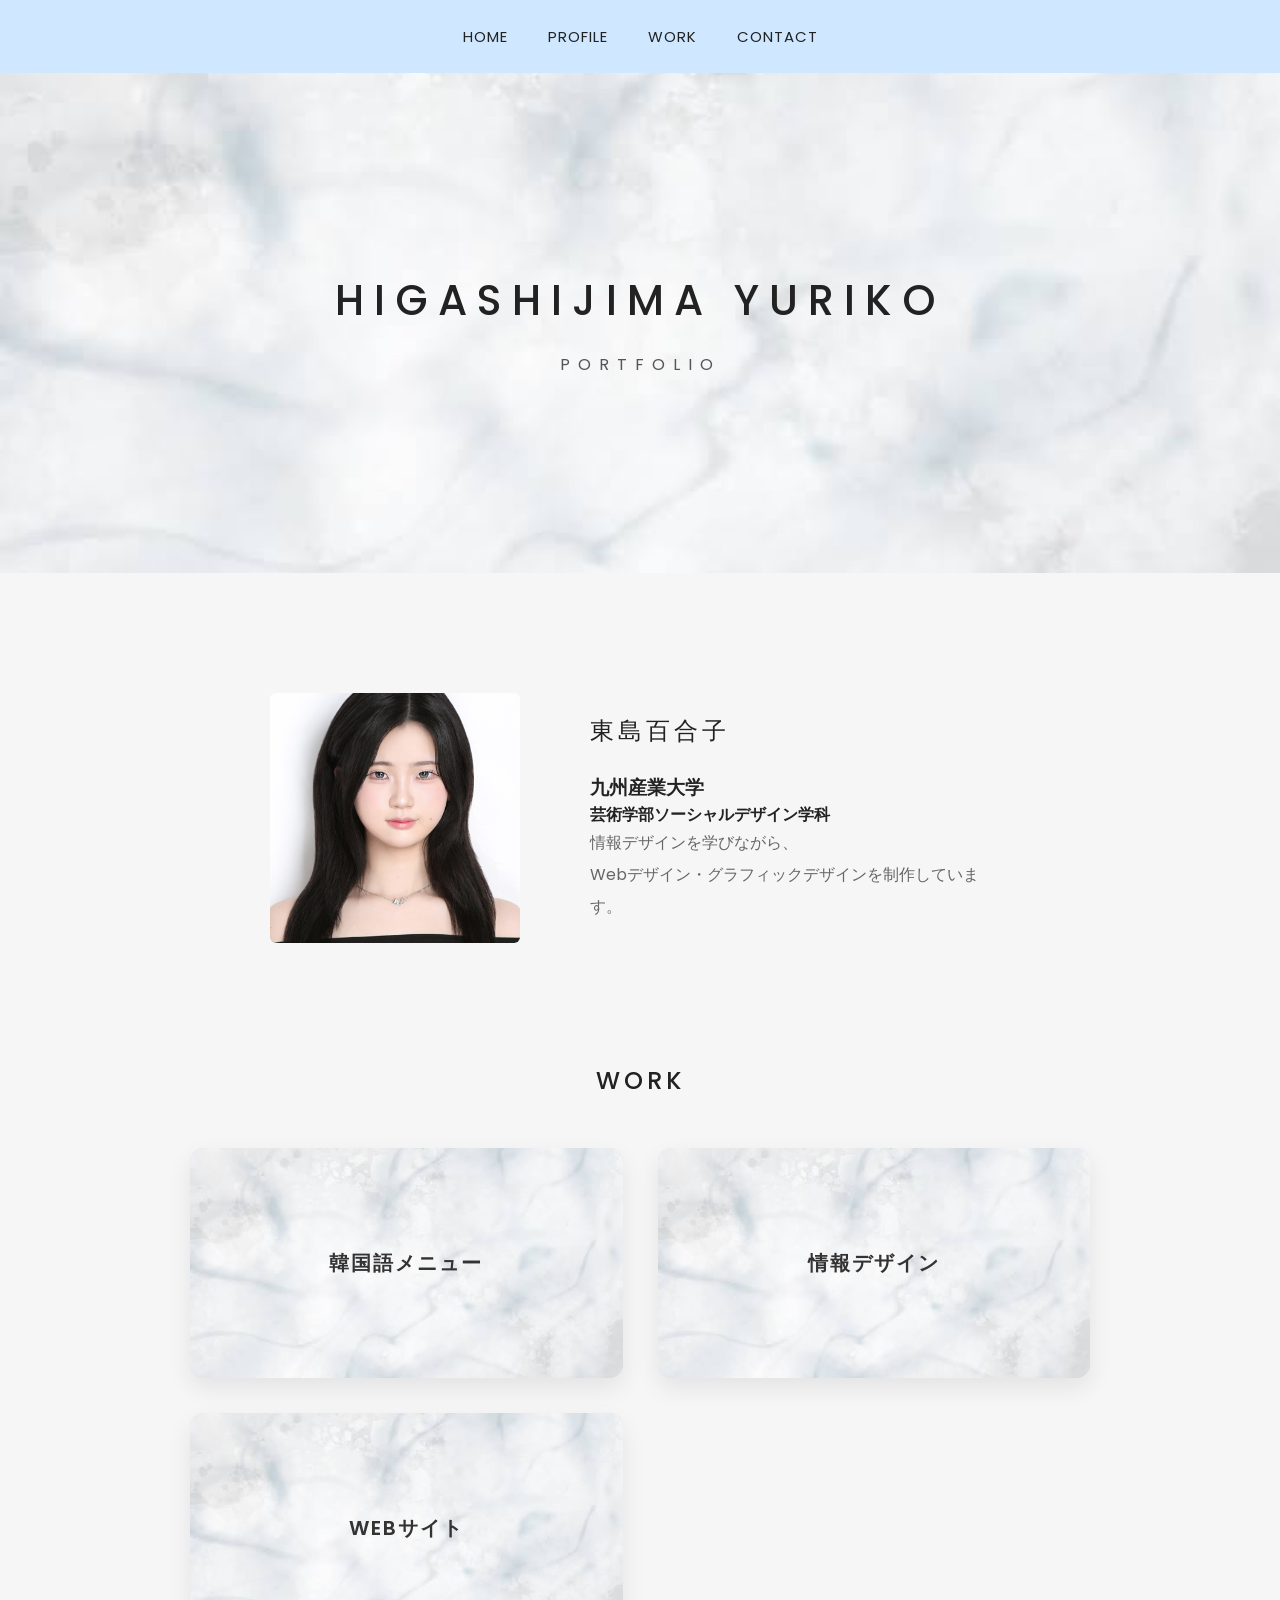
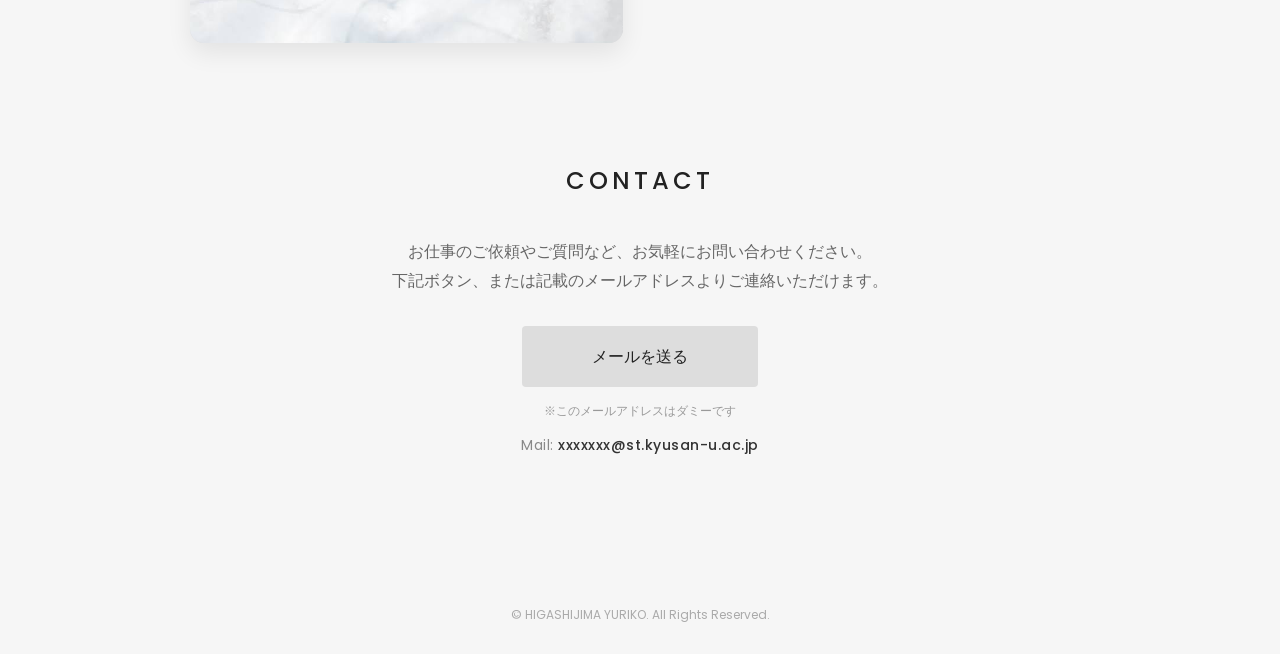
<file: index.html>
<!DOCTYPE html> 
<html lang="ja"> 
<head> 

    <meta charset="UTF-8"> 
    <meta name="viewport" content="width=device-width, initial-scale=1.0"> 

    <title>Portfolio | HIGASHIJIMA YURIKO</title> 

    <!-- Google Fonts -->
    <link rel="preconnect" href="https://fonts.googleapis.com"> 
    <link rel="preconnect" href="https://fonts.gstatic.com" crossorigin> 
    <link href="https://fonts.googleapis.com/css2?family=Poppins:wght@300;400;500;600&display=swap" rel="stylesheet"> 

    <!-- CSS -->
    <link rel="stylesheet" href="style.css"> 

</head> 

<body> 

    <!-- ヘッダー / ナビゲーション -->
    <header> 
        <nav> 
            <a href="#">HOME</a> 
            <a href="#profile">PROFILE</a> 
            <a href="#work">WORK</a> 
            <a href="#contact">CONTACT</a> 
        </nav> 
    </header> 


    <!-- メインビジュアル -->
    <section class="hero"> 
        <h1>HIGASHIJIMA YURIKO</h1> 
        <p>PORTFOLIO</p> 
    </section> 


    <!-- プロフィール -->
    <section id="profile" class="profile fade"> 
        <div class="profile-img"> 
            <a href="profile.html"> 
                <img src="images/profile.png" alt="東島百合子のプロフィール画像"> 
            </a> 
        </div> 

        <div class="profile-text"> 
            <h2>東島百合子</h2> 
            <h3>九州産業大学</h3> 
            <h4>芸術学部ソーシャルデザイン学科</h4> 

            <p> 
                情報デザインを学びながら、<br>
                Webデザイン・グラフィックデザインを制作しています。 
            </p> 
        </div> 
    </section> 


    <!-- 実績・作品紹介 -->
    <section id="work" class="works fade"> 
        <h2>WORK</h2> 

        <div class="work-grid"> 
            <div class="card"> 
                <a href="work1.html"> 
                    <img src="images/marble.jpeg" alt="韓国語メニューの制作実績"> 
                    <span class="card-text">韓国語メニュー</span> 
                </a> 
            </div> 

            <div class="card"> 
                <a href="work2.html"> 
                    <img src="images/marble.jpeg" alt="情報デザイン作品"> 
                    <span class="card-text">情報デザイン</span> 
                </a> 
            </div> 

            <div class="card"> 
                <a href="work3.html"> 
                    <img src="images/marble.jpeg" alt="WEBサイト制作実績"> 
                    <span class="card-text">WEBサイト</span> 
                </a> 
            </div> 
        </div> 
    </section> 


    <!-- お問い合わせ -->
    <section id="contact" class="contact fade"> 
        <h2>CONTACT</h2> 
        <p style="color: #666; margin-bottom: 30px; line-height: 1.8;"> 
            お仕事のご依頼やご質問など、お気軽にお問い合わせください。<br> 
            下記ボタン、または記載のメールアドレスよりご連絡いただけます。 
        </p> 

        <!-- メールリンクボタン -->
        <a href="mailto:xxxxxxx@st.kyusan-u.ac.jp" class="button"> 
            メールを送る 
        </a> 

        <!-- 注意書き & メールアドレス（コピペ用） -->
        <p style="margin-top: 15px; font-size: 12px; color: #999;">
            ※このメールアドレスはダミーです
        </p>

        <p style="margin-top: 15px; font-size: 14px; letter-spacing: 0.5px; color: #888;"> 
            Mail: <span style="user-select: all; font-weight: 500; color: #333;">xxxxxxx@st.kyusan-u.ac.jp</span> 
        </p> 
    </section> 


    <!-- フッター -->
    <footer>
        <p style="text-align: center; padding: 30px 0; font-size: 12px; color: #aaa;">
            &copy; HIGASHIJIMA YURIKO. All Rights Reserved.
        </p>
    </footer>


    <!-- JavaScript -->
    <script src="script.js"></script> 

</body> 
</html>
</file>
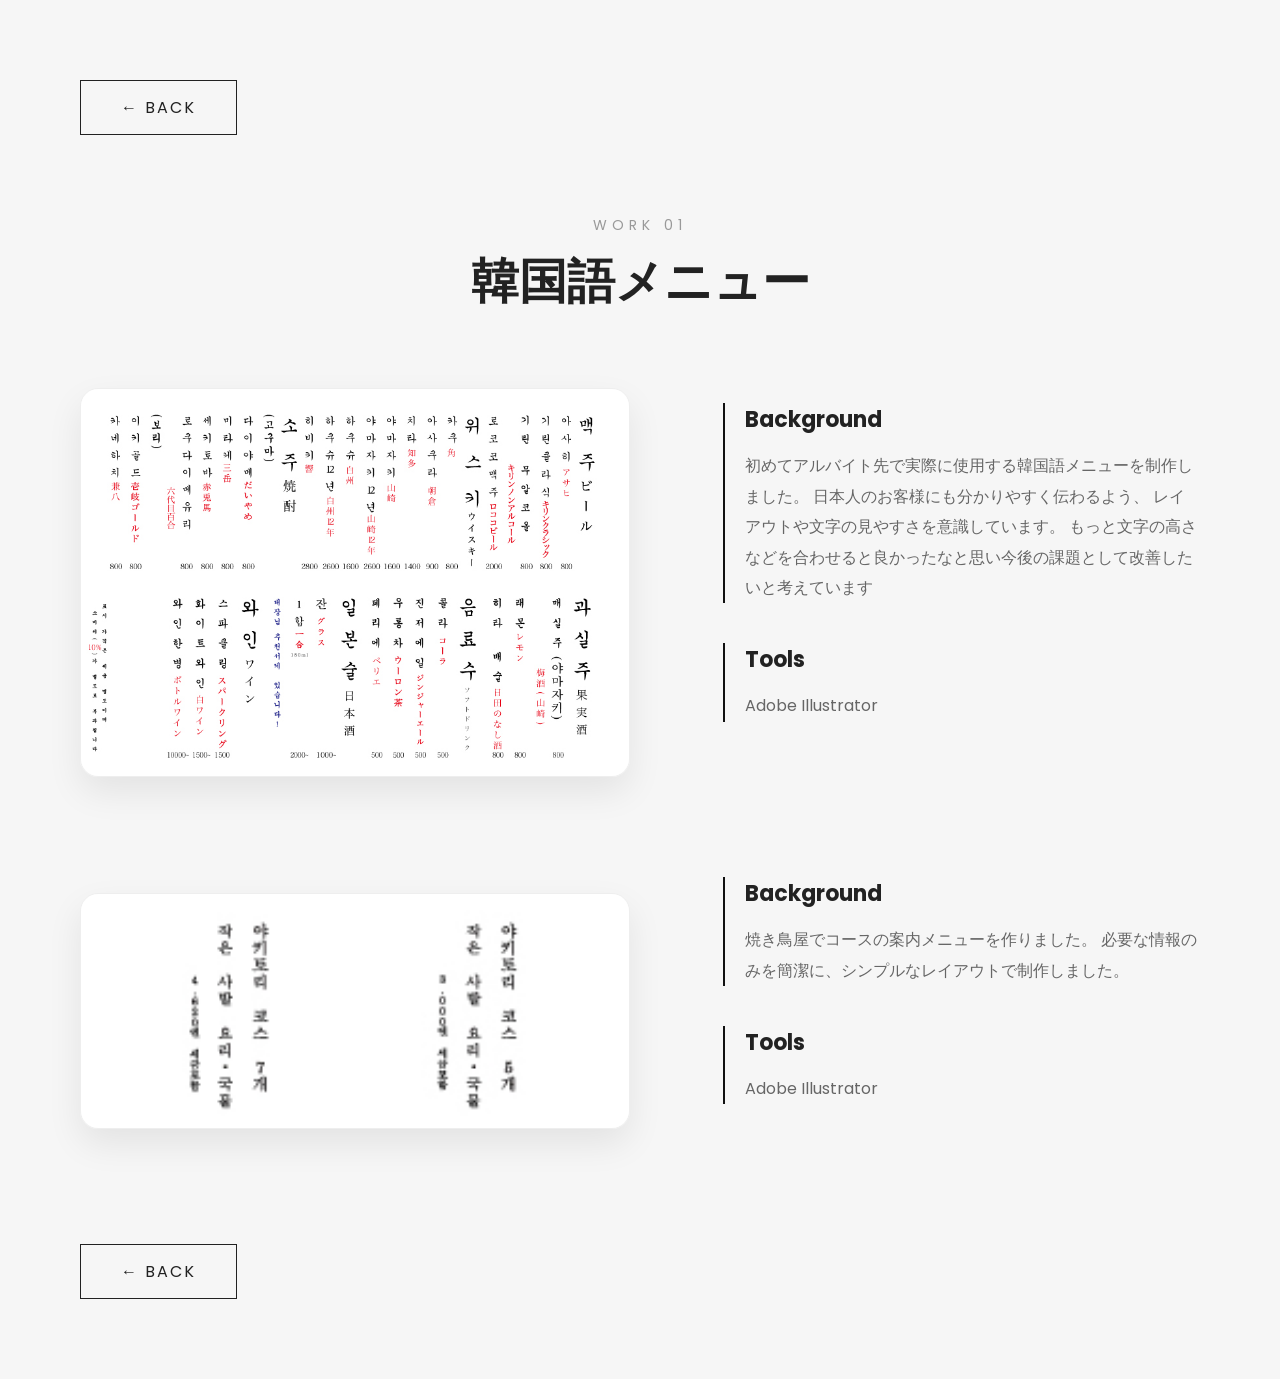
<file: work1.html>
<!DOCTYPE html>
<html lang="ja">

<head>
    <meta charset="UTF-8">
    <meta name="viewport" content="width=device-width, initial-scale=1.0">

    <title>WORK 01</title>

    <link rel="preconnect" href="https://fonts.googleapis.com">
    <link rel="preconnect" href="https://fonts.gstatic.com" crossorigin>

    <link href="https://fonts.googleapis.com/css2?family=Poppins:wght@300;400;500;600&display=swap" rel="stylesheet">

    <link rel="stylesheet" href="style.css">
</head>

<body>

<section class="work" id="work1">
<div class="back-button">
    <a href="index.html">← BACK</a>
</div>

    <div class="section-title">
        <p>WORK 01</p>
        <h2>韓国語メニュー</h2>
    </div>

    <div class="work-content">

        <div class="work-left">
            <img src="images/work1.jpg" alt="韓国語メニュー">
        </div>

        <div class="work-right">

            <div class="work-box">
                <h3>Background</h3>
                <p>
                    初めてアルバイト先で実際に使用する韓国語メニューを制作しました。
                    日本人のお客様にも分かりやすく伝わるよう、
                    レイアウトや文字の見やすさを意識しています。
                    もっと文字の高さなどを合わせると良かったなと思い今後の課題として改善したいと考えています
                </p>
            </div>

            <div class="work-box">
                <h3>Tools</h3>
                <p>Adobe Illustrator</p>
            </div>

        </div>

    </div>

    <div class="work-content">

    <div class="work-left">
        <img src="images/work1-2.jpg" alt="">
    </div>

    <div class="work-right">

        <div class="work-box">
            <h3>Background</h3>
            <p>
                焼き鳥屋でコースの案内メニューを作りました。
                必要な情報のみを簡潔に、シンプルなレイアウトで制作しました。
            </p>
        </div>

        <div class="work-box">
            <h3>Tools</h3>
            <p>Adobe Illustrator</p>
        </div>

    </div>

</div>
<div class="back-button">
    <a href="index.html">← BACK</a>
</div>
</section>

</body>

</html>
</file>
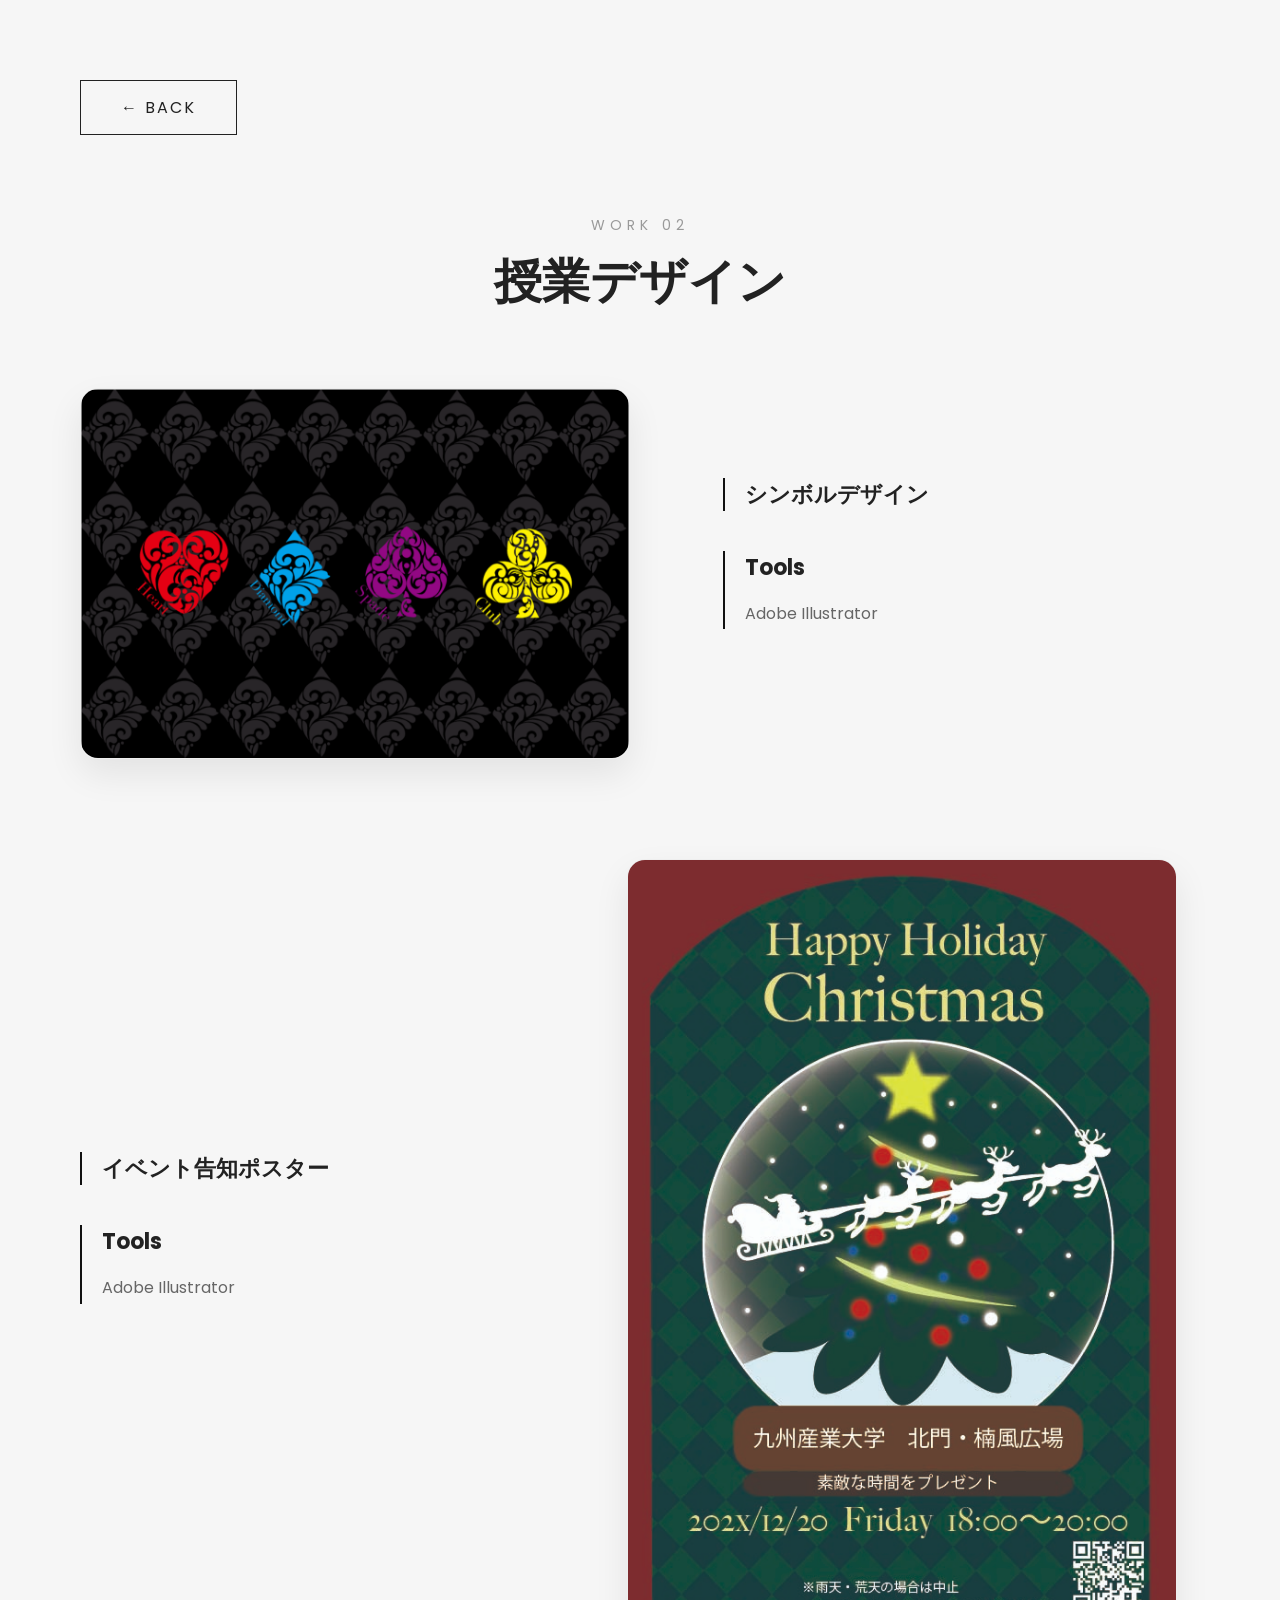
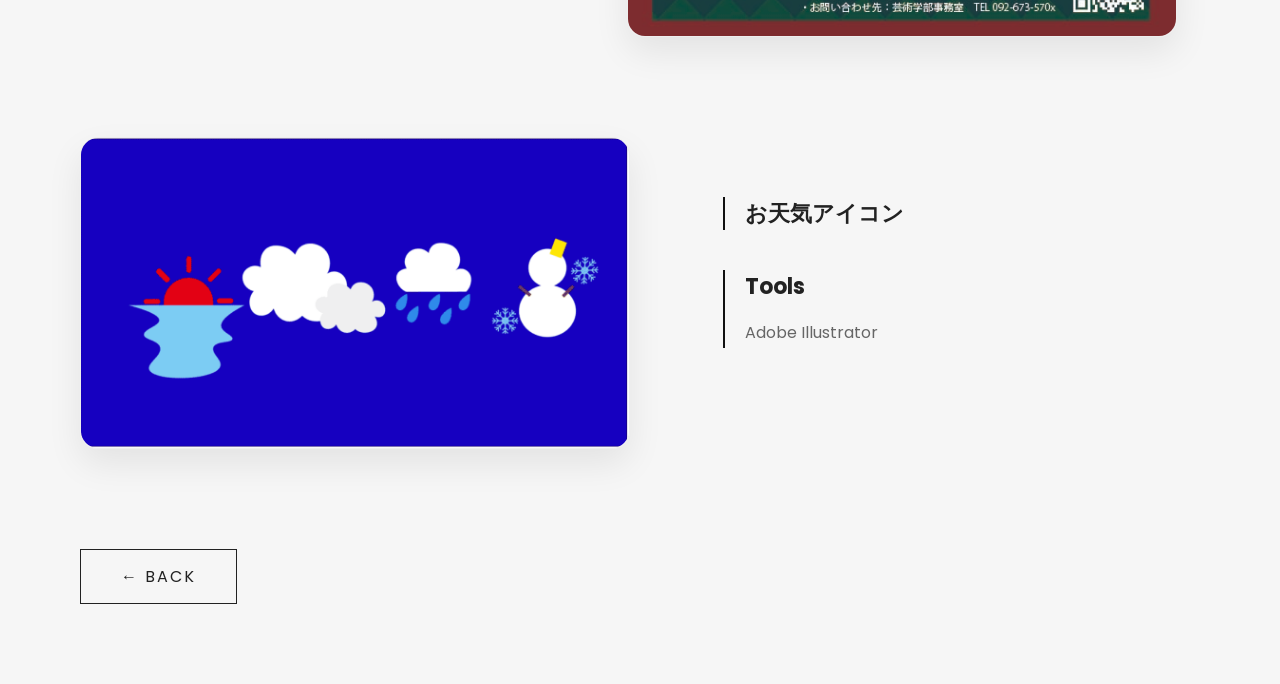
<file: work2.html>
<!DOCTYPE html>
<html lang="ja">

<head>
    <meta charset="UTF-8">
    <meta name="viewport" content="width=device-width, initial-scale=1.0">

    <title>WORK 02</title>

    <link rel="preconnect" href="https://fonts.googleapis.com">
    <link rel="preconnect" href="https://fonts.gstatic.com" crossorigin>

    <link href="https://fonts.googleapis.com/css2?family=Poppins:wght@300;400;500;600&display=swap" rel="stylesheet">

    <link rel="stylesheet" href="style.css">
</head>

<body>

<section class="work" id="work2">

    <div class="back-button">
        <a href="index.html">← BACK</a>
    </div>

    <div class="section-title">
        <p>WORK 02</p>
        <h2>授業デザイン</h2>
    </div>

    <!-- 作品1 -->
    <div class="work-content">

        <div class="work-left">
            <img src="images/work2.png" alt="シンボルデザイン">
        </div>

        <div class="work-right">

            <div class="work-box">
                <h3>シンボルデザイン</h3>
            </div>

            <div class="work-box">
                <h3>Tools</h3>
                <p>Adobe Illustrator</p>
            </div>

        </div>

    </div>

    <!-- 作品2 -->
    <div class="work-content reverse">

        <div class="work-left">
            <img src="images/work2-2.jpg" alt="イベント告知ポスター">
        </div>

        <div class="work-right">

            <div class="work-box">
                <h3>イベント告知ポスター</h3>
            </div>

            <div class="work-box">
                <h3>Tools</h3>
                <p>Adobe Illustrator</p>
            </div>

        </div>

    </div>

    <!-- 作品3 -->
    <div class="work-content">

        <div class="work-left">
            <img src="images/work2-3.png" alt="お天気アイコン">
        </div>

        <div class="work-right">

            <div class="work-box">
                <h3>お天気アイコン</h3>
            </div>

            <div class="work-box">
                <h3>Tools</h3>
                <p>Adobe Illustrator</p>
            </div>

        </div>

    </div>

    <div class="back-button">
        <a href="index.html">← BACK</a>
    </div>

</section>

</body>

</html>
</file>
<file: style.css>
/* ==========================
   RESET
========================== */

*{
    margin:0;
    padding:0;
    box-sizing:border-box;
}

html{
    scroll-behavior:smooth;
}

body{
    font-family:'Poppins', sans-serif;
    background:#f6f6f6;
    color:#222;
}


/* ==========================
   HEADER
========================== */

header{
    width:100%;
    background:#cfe8ff;
    padding:25px 0;
}

nav{
    max-width:1200px;
    margin:0 auto;
    display:flex;
    justify-content:center;
    align-items:center;
    gap:40px;
    background:none;
    padding:0;
}

nav a{
    text-decoration:none;
    color:#222;
    font-size:15px;
    letter-spacing:1px;
    transition:.3s;
}

nav a:hover{
    opacity:.5;
}


/* ==========================
   HERO
========================== */

.hero{
    width:100%;
    height:500px;
    background-image:url("images/marble.jpeg");
    background-size:cover;
    background-position:center;
    background-repeat:no-repeat;

    display:flex;
    justify-content:center;
    align-items:center;
    flex-direction:column;
}

/* 修正：font: size -> font-size */
.hero h1{
    font-size:42px;
    font-weight:500;
    letter-spacing:10px;
    color:#222;
}

.hero p{
    margin-top:20px;
    font-size:16px;
    letter-spacing:8px;
    color:#555;
}


/* ==========================
   SECTION 共通
========================== */

.profile,
.works,
.contact{
    width:80%;
    max-width:1000px;
    margin:120px auto;
}


/* ==========================
   PROFILE
========================== */

.profile{
    display:flex;
    align-items:center;
    justify-content:center;
    gap:70px;
}

.profile-img{
    width:250px;
    height:250px;
    border-radius:6px;
    overflow:hidden;
    flex-shrink: 0;
}

.profile-img img{
    width:100%;
    height:100%;
    object-fit:cover;
    display:block;
}

.profile-text{
    width:420px;
}

.profile-text h2{
    margin-bottom:25px;
    letter-spacing:4px;
    font-weight:500;
}

.profile-text p{
    line-height:2;
    color:#666;
}


/* ==========================
   WORK
========================== */

.works h2{
    text-align:center;
    margin-bottom:50px;
    letter-spacing:4px;
    font-weight:500;
}

.work-grid{
    display:grid;
    grid-template-columns:repeat(2,1fr);
    gap:35px;
    max-width:900px;
    margin:0 auto;
}

.card{
    overflow:hidden;
    border-radius:14px;
    background:#ddd;
    transition:.3s;
    box-shadow:0 10px 25px rgba(0,0,0,.08);
}

.card:hover{
    transform:translateY(-8px);
}

.card a{
    display:block;
    position: relative; /* 文字を画像の上に重ねるための基準点 */
}

.card img{
    width:100%;
    height:230px;
    object-fit:cover;
    display:block;
    transition:.3s;
}

.card:hover img{
    transform:scale(1.05);
}

/* カードの中央テキスト */
.card-text {
    position: absolute;
    top: 50%;
    left: 50%;
    transform: translate(-50%, -50%);
    color: #333333;
    font-size: 1.25rem;
    font-weight: 600;
    letter-spacing: 0.1em;
    white-space: nowrap;
    pointer-events: none;
}


/* ==========================
   CONTACT
========================== */

.contact{
    text-align:center;
}

.contact h2{
    margin-bottom:40px;
    letter-spacing:4px;
    font-weight:500;
}

.button{
    display:inline-block;
    padding:18px 70px;
    background:#ddd;
    color:#222;
    text-decoration:none;
    border-radius: 4px;
    transition:.3s;
}

.button:hover{
    background:#cfe8ff;
}


/* ==========================
   FADE ANIMATION
========================== */

.fade{
    opacity:0;
    transform:translateY(40px);
    transition:1s;
}

.fade.show{
    opacity:1;
    transform:translateY(0);
}


/* ==========================
   WORK DETAIL PAGE
========================== */

.section-title{
    text-align:center;
    margin-bottom:70px;
}

.section-title p{
    font-size:14px;
    letter-spacing:5px;
    color:#999;
    margin-bottom:10px;
}

.section-title h2{
    font-size:48px;
    font-weight:600;
}

.work-content{
    display:flex;
    align-items:center;
    justify-content:space-between;
    gap:70px;
    max-width:1200px;
    margin:0 auto 100px;
    padding:0 40px;
}

.work-content.reverse{
    flex-direction:row-reverse;
}

.work-left{
    flex:1.2;
}

.work-right{
    flex:1;
}

/* 重複部分をすっきり統合 */
.work-left img,
.work-left video,
.work-left iframe{
    width:100%;
    max-width:550px;
    height:auto;
    display:block;
    border-radius:18px;
    border:1px solid #eee;
    box-shadow:0 15px 35px rgba(0,0,0,.08);
    transition:.3s;
}

.work-left img:hover,
.work-left video:hover{
    transform:translateY(-8px);
}

.work-box{
    margin-bottom:40px;
    padding-left:20px;
    border-left:2px solid #111;
}

.work-box h3{
    font-size:22px;
    margin-bottom:15px;
}

.work-box p,
.work-box li{
    line-height:1.9;
    color:#666;
}

.work-box ul{
    list-style:none;
    padding:0;
}

.gallery{
    display:grid;
    grid-template-columns:repeat(3,1fr);
    gap:25px;
}

.gallery img{
    width:100%;
    display:block;
    border-radius: 14px;
    border:1px solid #eee;
    box-shadow:0 10px 25px rgba(0,0,0,.06);
    transition:.3s;
}

.gallery img:hover{
    transform:scale(1.03);
}


/* ==========================
   BACK BUTTON
========================== */

.back-button{
    max-width:1200px;
    margin:80px auto;
    padding:0 40px; 
}

.back-button a{
    display:inline-block;
    padding:14px 40px;
    border:1px solid #222;
    color:#222;
    text-decoration:none;
    letter-spacing:2px;
    transition:.3s;
}

.back-button a:hover{
    background:#222;
    color:#fff;
}


/* ==========================
   RESPONSIVE
========================== */

@media (max-width:900px){

    .work-content,
    .work-content.reverse{
        flex-direction:column;
        gap:40px;
    }

    .work-left,
    .work-right{
        width:100%;
        max-width:600px;
    }

    .gallery{
        grid-template-columns:1fr;
    }

    .section-title h2{
        font-size:36px;
    }

}

@media (max-width:768px){

    nav{
        padding:18px;
        gap: 20px;
    }

    nav a{
        font-size:13px;
    }

    .hero{
        padding:0 20px;
    }

    .hero h1{
        font-size:28px;
        letter-spacing: 5px;
        text-align:center;
    }

    .profile{
        flex-direction:column;
        text-align: center;
        gap: 30px;
    }

    .profile-text{
        width:100%;
    }

    .profile-img{
        margin:0 auto;
    }

    .work-grid{
        grid-template-columns:1fr;
    }

}.hero {
    /* 〜既存のスタイル〜 */
    opacity: 0;
    animation: heroFadeIn 1.2s forwards; /* ページ読み込み時に自動でフェードイン */
}

@keyframes heroFadeIn {
    to {
        opacity: 1;
    }
}
.hero {
    /* 〜既存のスタイル〜 */
    opacity: 0;
    transition: opacity 1.2s ease; /* ふんわり表示させるための時間指定 */
}
</file>
